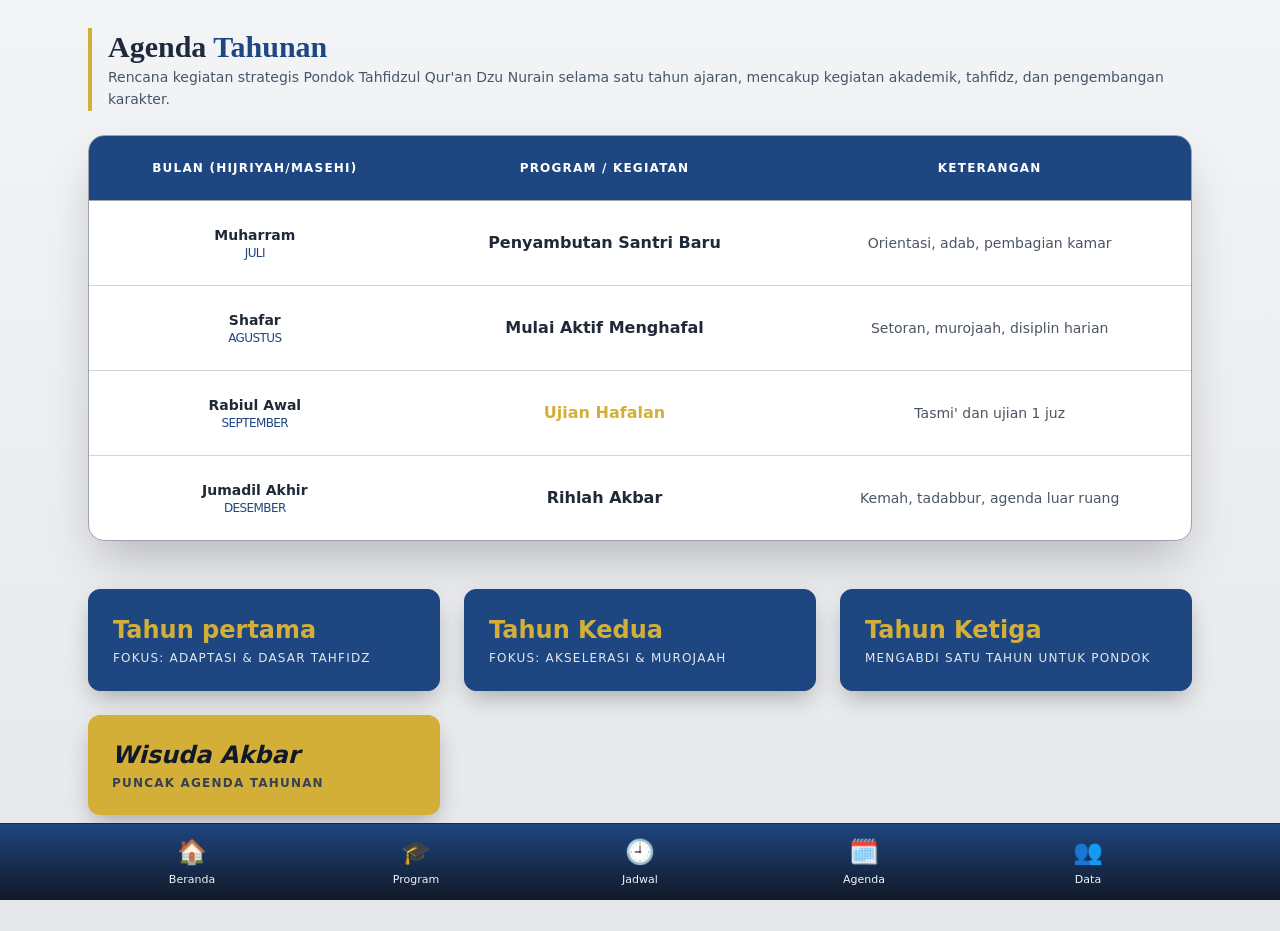
<file: agenda.html>
<!DOCTYPE html>
<html lang="id">
    <head>
        <meta charset="UTF-8">
        <meta name="viewport" content="width=device-width, initial-scale=1.0">
        <link rel="stylesheet" href="styles.css">
        <title>Agenda Tahunan - PTQ Dzu Nurain</title>
        <style>
            .card-glow {
                    box-shadow: 0 10px 25px -5px rgba(0, 0, 0, 0.3);
                    cursor: pointer;
                }

                .card-glow:hover {
                    transform: scale(1.05) translateY(-4px);
                    box-shadow: 0 20px 30px -5px rgba(0, 0, 0, 0.5), 0 0 15px rgba(204, 222, 10, 0.676);
                }

                /* Transisi teks */
                .text-title, .text-sub {
                    transition: text-shadow 0.3s ease;
                }

                /* Teks menyala saat kartu di-hover */
                .card-glow:hover .text-title {
                    text-shadow: 0 0 20px #e7bb29, 0 0 30px #ffcd2a;
                }

                .card-glow:hover .text-sub {
                    text-shadow: 0 0 8px rgba(255, 255, 255, 0.8);
                }
            @keyframes slideFromLine {
                0% {
                    opacity: 0;
                    transform: translateX(-100%);
                }
                100% {
                    opacity: 1;
                    transform: translateX(0);
                }
            }

            .animate-text-reveal {
                animation: slideFromLine 2s cubic-bezier(0.16, 1, 0.3, 1) forwards;
            }
        </style>
    </head>

    <body class="bg-gradient-to-b from-gray-100 to-gray-200 text-gray-800 pb-28">

        <main class="max-w-6xl mx-auto py-1 px-6">
            

            <nav class="fixed bottom-0 left-0 right-0 z-50 bg-gradient-to-b from-[#1e4680] to-[#111827] text-gray-100 border-t border-gray-800">
                <div class="max-w-6xl mx-auto px-4 flex justify-between items-center">
                    <a href="index.html" class="flex-1 text-center flex flex-col items-center justify-center py-3">
                        <span class="text-2xl">🏠</span>
                        <span class="text-[11px] mt-1">Beranda</span>
                    </a>

                    <a href="program.html" class="flex-1 text-center flex flex-col items-center justify-center py-3">
                        <span class="text-2xl">🎓</span>
                        <span class="text-[11px] mt-1">Program</span>
                    </a>

                    <a href="jadwal.html" class="flex-1 text-center flex flex-col items-center justify-center py-3">
                        <span class="text-2xl">🕘</span>
                        <span class="text-[11px] mt-1">Jadwal</span>
                    </a>

                    <a href="agenda.html" class="flex-1 text-center flex flex-col items-center justify-center py-3">
                        <span class="text-2xl">🗓️</span>
                        <span class="text-[11px] mt-1">Agenda</span>
                    </a>

                    <a href="data_santri.html" class="flex-1 text-center flex flex-col items-center justify-center py-3">
                        <span class="text-2xl">👥</span>
                        <span class="text-[11px] mt-1">Data</span>
                    </a>
                </div>
            </nav>
            <!-- hearder -->
            <div class="border-l-4 border-[#D4AF37] pl-4 my-6 overflow-hidden">
                <div class="animate-text-reveal">
                    <h1 class="text-2xl sm:text-3xl lg:text-4xl font-bold font-serif text-slate-800 leading-tight">
                        Agenda <span class="text-[#1e4680]">Tahunan</span>
                    </h1>
                    <p class="text-xs sm:text-sm lg:text-base text-slate-600 mt-1.5 sm:mt-2 max-w-2xl leading-relaxed">
                        Rencana kegiatan strategis Pondok Tahfidzul Qur'an Dzu Nurain selama satu tahun ajaran, mencakup kegiatan akademik, tahfidz, dan pengembangan karakter.
                    </p>
                </div>
            </div>
            <div
                class="bg-white rounded-2xl overflow-hidden border border-gray-400 shadow-2xl">
                <div class="overflow-x-auto">
                    <table class="w-full text-left border-collapse">
                        <thead>
                            <tr class="bg-[#1e4680] border-b border-gray-400">
                                <th class="p-6 text-white uppercase text-xs tracking-widest font-bold text-center">Bulan (Hijriyah/Masehi)</th>
                                <th class="p-6 text-white uppercase text-xs tracking-widest font-bold text-center">Program / Kegiatan</th>
                                <th class="p-6 text-white uppercase text-xs tracking-widest font-bold text-center">Keterangan</th>
                            </tr>
                        </thead>
                        <tbody class="divide-y divide-gray-300 text-center">
                            <tr class="hover:bg-gray-50 transition duration-300">
                                <td class="p-6">
                                    <div class="text-sm font-bold text-gray-800 text-center">Muharram</div>
                                    <div class="text-xs text-[#1e4680] uppercase tracking-tighter text-center">Juli</div>
                                </td>
                                <td class="p-6">
                                    <div class="text-gray-800 font-semibold">Penyambutan Santri Baru</div>
                                </td>
                                <td class="p-6 text-sm text-gray-600">Orientasi, adab, pembagian kamar</td>
                            </tr>
                            <tr class="hover:bg-gray-50 transition duration-300">
                                <td class="p-6">
                                    <div class="text-sm font-bold text-gray-800 text-center">Shafar</div>
                                    <div class="text-xs text-[#1e4680] uppercase tracking-tighter text-center">Agustus</div>
                                </td>
                                <td class="p-6 text-gray-800 font-semibold">Mulai Aktif Menghafal</td>
                                <td class="p-6 text-sm text-gray-600">Setoran, murojaah, disiplin harian</td>
                            </tr>
                            <tr class="hover:bg-gray-50 transition duration-300">
                                <td class="p-6">
                                    <div class="text-sm font-bold text-gray-800 text-center">Rabiul Awal</div>
                                    <div class="text-xs text-[#1e4680] uppercase tracking-tighter text-center">September</div>
                                </td>
                                <td class="p-6 text-gray-800 font-semibold text-[#D4AF37]">Ujian Hafalan</td>
                                <td class="p-6 text-sm text-gray-600">Tasmi' dan ujian 1 juz</td>
                            </tr>
                            <tr class="hover:bg-gray-50 transition duration-300">
                                <td class="p-6">
                                    <div class="text-sm font-bold text-gray-800 text-center">Jumadil Akhir</div>
                                    <div class="text-xs text-[#1e4680] uppercase tracking-tighter text-center">Desember</div>
                                </td>
                                <td class="p-6 text-gray-800 font-semibold">Rihlah Akbar</td>
                                <td class="p-6 text-sm text-gray-600">Kemah, tadabbur, agenda luar ruang</td>
                            </tr>
                        </tbody>
                    </table>
                </div>
            </div>

            <div class="mt-12 grid grid-cols-1 md:grid-cols-3 gap-6">
                <div class="p-6 bg-[#1e4680] border border-[#1e4680] rounded-xl text-white card-glow transition-all duration-300">
                    <div class="text-[#D4AF37] font-bold text-2xl mb-1">Tahun pertama</div>
                    <p class="text-gray-200 text-xs uppercase tracking-widest">Fokus: Adaptasi & Dasar Tahfidz</p>
                </div>
                <div class="p-6 bg-[#1e4680] border border-[#1e4680] rounded-xl text-white card-glow transition-all duration-300">
                    <div class="text-[#D4AF37] font-bold text-2xl mb-1">Tahun Kedua</div>
                    <p class="text-gray-200 text-xs uppercase tracking-widest">Fokus: Akselerasi & Murojaah</p>
                </div>
                <div class="p-6 bg-[#1e4680] border border-[#1e4680] rounded-xl text-white card-glow transition-all duration-300">
                    <div class="text-[#D4AF37] font-bold text-2xl mb-1">Tahun Ketiga</div>
                    <p class="text-gray-200 text-xs uppercase tracking-widest">Mengabdi Satu tahun untuk Pondok</p>
                </div>
                <div class="p-6 bg-[#D4AF37] rounded-xl text-gray-900 card-glow transition-all duration-300">
                    <div class="font-bold text-2xl mb-1 italic">Wisuda Akbar</div>
                    <p class="text-gray-700 text-xs uppercase font-bold tracking-widest">Puncak Agenda Tahunan</p>
                </div>
            </div>
        </main>
    </body>
</html>
</file>
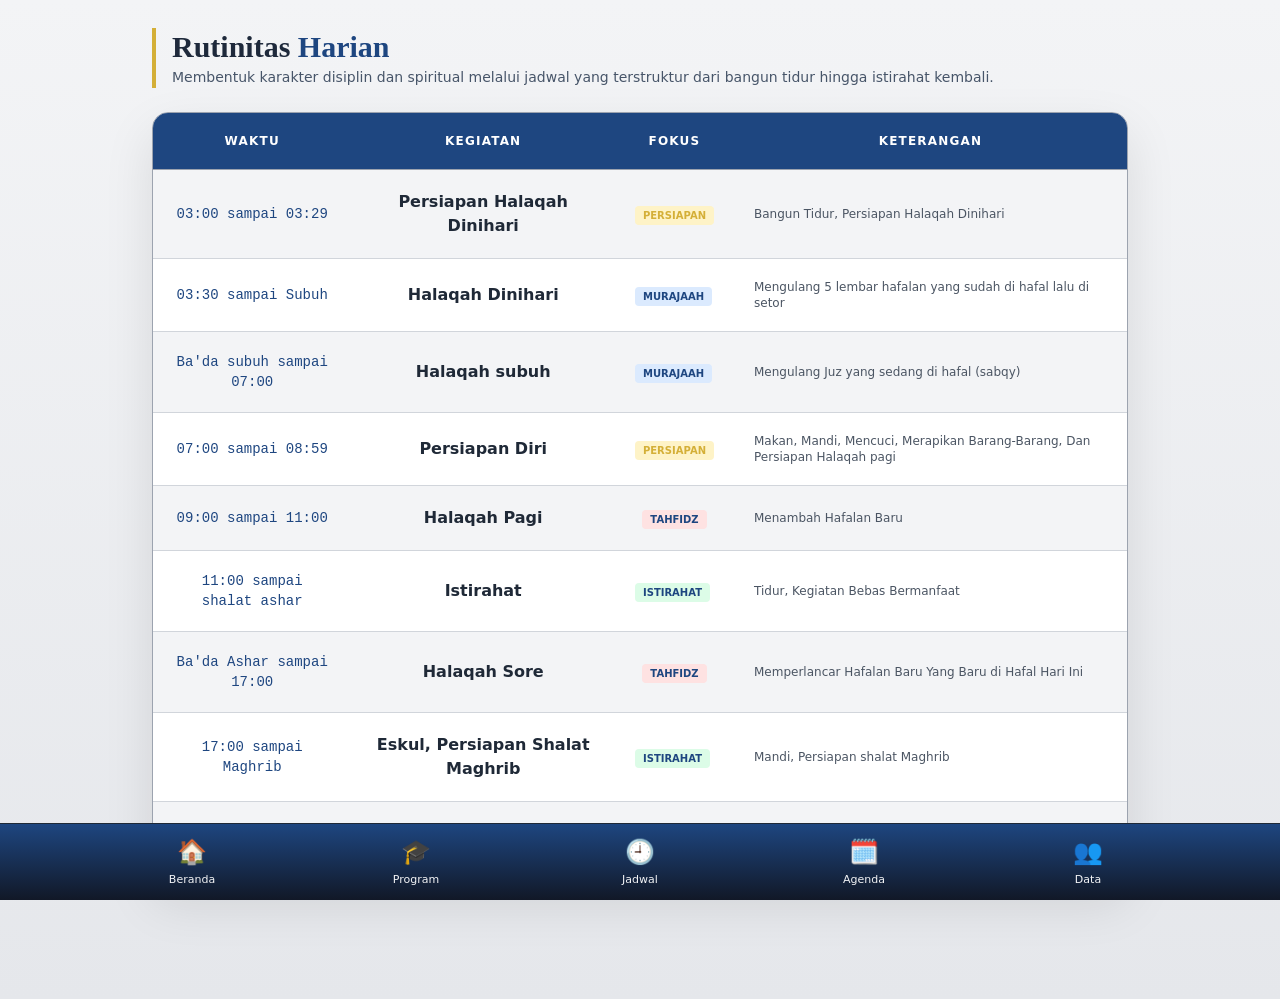
<file: jadwal.html>
<!DOCTYPE html>
<html lang="id">
    <head>
        <meta charset="UTF-8">
        <meta name="viewport" content="width=device-width, initial-scale=1.0">
        <link rel="stylesheet" href="styles.css">
        <title>Jadwal Harian - PTQ Dzu Nurain</title>
        <style>
        @keyframes slideFromLine {
            0% {
                opacity: 0;
                transform: translateX(-100%);
            }
            100% {
                opacity: 1;
                transform: translateX(0);
            }
        }

        .animate-text-reveal {
            animation: slideFromLine 2s cubic-bezier(0.16, 1, 0.3, 1) forwards;
        }
        </style>
    </head>

    <body class="bg-gradient-to-b from-gray-100 to-gray-200 text-gray-800 pb-28">

        <main class="max-w-5xl mx-auto py-1 px-6">
            <nav class="fixed bottom-0 left-0 right-0 z-50 bg-gradient-to-b from-[#1e4680] to-[#111827] text-gray-100 border-t border-gray-800">
                <div class="max-w-6xl mx-auto px-4 flex justify-between items-center">
                    <a href="index.html" class="flex-1 text-center flex flex-col items-center justify-center py-3">
                        <span class="text-2xl">🏠</span>
                        <span class="text-[11px] mt-1">Beranda</span>
                    </a>

                    <a href="program.html" class="flex-1 text-center flex flex-col items-center justify-center py-3">
                        <span class="text-2xl">🎓</span>
                        <span class="text-[11px] mt-1">Program</span>
                    </a>

                    <a href="jadwal.html" class="flex-1 text-center flex flex-col items-center justify-center py-3">
                        <span class="text-2xl">🕘</span>
                        <span class="text-[11px] mt-1">Jadwal</span>
                    </a>

                    <a href="agenda.html" class="flex-1 text-center flex flex-col items-center justify-center py-3">
                        <span class="text-2xl">🗓️</span>
                        <span class="text-[11px] mt-1">Agenda</span>
                    </a>

                    <a href="data_santri.html" class="flex-1 text-center flex flex-col items-center justify-center py-3">
                        <span class="text-2xl">👥</span>
                        <span class="text-[11px] mt-1">Data</span>
                    </a>
                </div>
            </nav>
            <div class="border-l-4 border-[#D4AF37] pl-4 my-6 overflow-hidden">
                <div class="animate-text-reveal">
                    <h1 class="text-2xl sm:text-3xl lg:text-4xl font-bold font-serif text-slate-800 leading-tight">
                        Rutinitas <span class="text-[#1e4680]">Harian</span>
                    </h1>
                    <p class="text-xs sm:text-sm lg:text-base text-slate-600 mt-1.5 sm:mt-2 max-w-2xl leading-relaxed">
                        Membentuk karakter disiplin dan spiritual melalui jadwal yang terstruktur dari bangun tidur hingga istirahat kembali.
                    </p>
                </div>
            </div>
            <div class="bg-white rounded-2xl overflow-hidden border border-gray-400 shadow-[0_20px_50px_rgba(0,0,0,0.1)]">
                <div class="overflow-x-auto">
                    <table class="w-full text-left border-collapse">
                        <thead>
                            <tr class="bg-[#1e4680] border-b border-gray-400">
                                <th class="p-5 text-white uppercase text-xs tracking-widest font-bold text-center">Waktu</th>
                                <th class="p-5 text-white uppercase text-xs tracking-widest font-bold text-center">Kegiatan</th>
                                <th class="p-5 text-white uppercase text-xs tracking-widest font-bold text-center">Fokus</th>
                                <th class="p-5 text-white uppercase text-xs tracking-widest font-bold text-center">Keterangan</th>
                            </tr>
                        </thead>
                        <tbody class="divide-y divide-gray-300">
                            <tr class="hover:bg-gray-50 transition bg-gray-100">
                                <td class="p-5 text-sm font-mono text-[#1e4680] text-center">03:00 sampai 03:29</td>
                                <td class="p-5 font-semibold text-gray-800 text-center">Persiapan Halaqah Dinihari</td>
                                <td class="p-5"><span
                                        class="bg-amber-100 text-[#D4AF37] text-[10px] px-2 py-1 rounded uppercase font-bold">PERSIAPAN</span>
                                </td>
                                <td class="p-5 text-xs text-gray-600">Bangun Tidur, Persiapan Halaqah Dinihari</td>
                            </tr>
                            <tr class="hover:bg-gray-50 transition">
                                <td class="p-5 text-sm font-mono text-[#1e4680] text-center">03:30 sampai Subuh</td>
                                <td class="p-5 font-semibold text-gray-800 text-center">Halaqah Dinihari</td>
                                <td class="p-5"><span
                                        class="bg-blue-100 text-[#1e4680] text-[10px] px-2 py-1 rounded uppercase font-bold">MURAJAAH</span>
                                </td>
                                <td class="p-5 text-xs text-gray-600">Mengulang 5 lembar hafalan yang sudah di hafal lalu di setor</td>
                            </tr>
                            <tr class="hover:bg-gray-50 transition bg-gray-100">
                                <td class="p-5 text-sm font-mono text-[#1e4680] text-center"> Ba'da subuh sampai 07:00</td>
                                <td class="p-5 font-semibold text-gray-800 text-center">Halaqah subuh</td>
                                <td class="p-5"><span
                                        class="bg-blue-100 text-[#1e4680] text-[10px] px-2 py-1 rounded uppercase font-bold">Murajaah</span>
                                </td>
                                <td class="p-5 text-xs text-gray-600">Mengulang Juz yang sedang di hafal (sabqy)</td>
                            </tr>
                            <tr class="hover:bg-gray-50 transition">
                                <td class="p-5 text-sm font-mono text-[#1e4680] text-center"> 07:00 sampai 08:59</td>
                                <td class="p-5 font-semibold text-gray-800 text-center">Persiapan Diri</td>
                                <td class="p-5"><span
                                        class="bg-amber-100 text-[#D4AF37] text-[10px] px-2 py-1 rounded uppercase font-bold">Persiapan</span>
                                </td>
                                <td class="p-5 text-xs text-gray-600">Makan, Mandi, Mencuci, Merapikan Barang-Barang, Dan Persiapan Halaqah pagi</td>
                            </tr>
                            <tr class="hover:bg-gray-50 transition bg-gray-100">
                                <td class="p-5 text-sm font-mono text-[#1e4680] text-center">09:00 sampai 11:00</td>
                                <td class="p-5 font-semibold text-gray-800 text-center">Halaqah Pagi</td>
                                <td class="p-5 text-center"><span
                                        class="bg-red-100 text-[#1e4680] text-[10px] px-2 py-1 rounded uppercase font-bold">Tahfidz</span>
                                </td>
                                <td class="p-5 text-xs text-gray-600">Menambah Hafalan Baru</td>
                            </tr>
                            <tr class="hover:bg-gray-50 transition">
                                <td class="p-5 text-sm font-mono text-[#1e4680] text-center">11:00 sampai shalat ashar</td>
                                <td class="p-5 font-semibold text-gray-800 text-center">Istirahat</td>
                                <td class="p-5"><span
                                        class="bg-green-100 text-[#1e4680] text-[10px] px-2 py-1 rounded uppercase font-bold">Istirahat</span>
                                </td>
                                <td class="p-5 text-xs text-gray-600">Tidur, Kegiatan Bebas Bermanfaat</td>
                            </tr>
                            <tr class="hover:bg-gray-50 transition bg-gray-100">
                                <td class="p-5 text-sm font-mono text-[#1e4680] text-center">Ba'da Ashar sampai 17:00</td>
                                <td class="p-5 font-semibold text-gray-800 text-center">Halaqah Sore</td>
                                <td class="p-5  text-center"><span
                                        class="bg-red-100 text-[#1e4680] text-[10px] px-2 py-1 rounded uppercase font-bold">Tahfidz</span>
                                </td>
                                <td class="p-5 text-xs text-gray-600">Memperlancar Hafalan Baru Yang Baru di Hafal Hari Ini</td>
                            </tr>
                            <tr class="hover:bg-gray-50 transition">
                                <td class="p-5 text-sm font-mono text-[#1e4680] text-center">17:00 sampai Maghrib</td>
                                <td class="p-5 font-semibold text-gray-800 text-center">Eskul, Persiapan Shalat Maghrib</td>
                                <td class="p-5"><span
                                        class="bg-green-100 text-[#1e4680] text-[10px] px-2 py-1 rounded uppercase font-bold">Istirahat</span>
                                </td>
                                <td class="p-5 text-xs text-gray-600">Mandi, Persiapan shalat Maghrib</td>
                            </tr>
                            <tr class="hover:bg-gray-50 transition bg-gray-100">
                                <td class="p-5 text-sm font-mono text-[#1e4680] text-center">Ba'da Isya sampai 20:00</td>
                                <td class="p-5 font-semibold text-gray-800 text-center">Halaqah Malam</td>
                                <td class="p-5"><span
                                        class="bg-amber-100 text-[#D4AF37] text-[10px] px-2 py-1 rounded uppercase font-bold">Murajaah</span>
                                </td>
                                <td class="p-5 text-xs text-gray-600">Mempersiapkan setoran untuk Halaqah dinihari</td>
                            </tr>
                        </tbody>
                    </table>
                </div>
            </div>
        </main>
    </body>
</html>
</file>
<file: styles.css>
/* Shared standalone utility styles for this project. */
*,::before,::after{box-sizing:border-box;border-width:0;border-style:solid}html{line-height:1.5;-webkit-text-size-adjust:100%;font-family:ui-sans-serif,system-ui,sans-serif}body{margin:0;line-height:inherit}h1,h2,h3,p{margin:0}img,svg{display:block;vertical-align:middle}img{max-width:100%;height:auto}button,input,select{font:inherit;color:inherit;margin:0}button{cursor:pointer}a{color:inherit;text-decoration:inherit}table{text-indent:0;border-color:inherit;border-collapse:collapse}
.absolute{position:absolute}.relative{position:relative}.fixed{position:fixed}.inset-0{inset:0}.bottom-0{bottom:0}.left-0{left:0}.right-0{right:0}.z-50{z-index:50}.float-right{float:right}
.container{width:100%}
.flex{display:flex}.inline-flex{display:inline-flex}.inline-block{display:inline-block}.grid{display:grid}.hidden{display:none}.flex-1{flex:1 1 0%}.flex-col{flex-direction:column}.flex-wrap{flex-wrap:wrap}.items-center{align-items:center}.items-start{align-items:flex-start}.justify-center{justify-content:center}.justify-start{justify-content:flex-start}.justify-between{justify-content:space-between}.grid-cols-1{grid-template-columns:repeat(1,minmax(0,1fr))}
.w-full{width:100%}.w-1{width:.25rem}.w-2{width:.5rem}.w-3{width:.75rem}.w-7{width:1.75rem}.w-20{width:5rem}.w-24{width:6rem}.w-80{width:20rem}.h-full{height:100%}.h-fit{height:fit-content}.h-1{height:.25rem}.h-1\.5{height:.375rem}.h-2{height:.5rem}.h-3{height:.75rem}.h-7{height:1.75rem}.h-16{height:4rem}.h-24{height:6rem}.h-56{height:14rem}.h-64{height:16rem}.h-\[500\%\]{height:500%}.min-h-screen{min-height:100vh}.min-w-full{min-width:100%}.max-h-\[65vh\]{max-height:65vh}.max-w-sm{max-width:24rem}.max-w-md{max-width:28rem}.max-w-3xl{max-width:48rem}.max-w-5xl{max-width:64rem}.max-w-6xl{max-width:72rem}.max-w-7xl{max-width:80rem}.mx-auto{margin-left:auto;margin-right:auto}
.m-0{margin:0}.my-2{margin-top:.5rem;margin-bottom:.5rem}.my-6{margin-top:1.5rem;margin-bottom:1.5rem}.my-8{margin-top:2rem;margin-bottom:2rem}.mt-1{margin-top:.25rem}.mt-2{margin-top:.5rem}.mt-3{margin-top:.75rem}.mt-4{margin-top:1rem}.mt-6{margin-top:1.5rem}.mt-12{margin-top:3rem}.mb-1{margin-bottom:.25rem}.mb-2{margin-bottom:.5rem}.mb-3{margin-bottom:.75rem}.mb-6{margin-bottom:1.5rem}.mb-8{margin-bottom:2rem}.mb-12{margin-bottom:3rem}.mb-16{margin-bottom:4rem}.ml-8{margin-left:2rem}.p-2{padding:.5rem}.p-4{padding:1rem}.p-5{padding:1.25rem}.p-6{padding:1.5rem}.p-8{padding:2rem}.px-2{padding-left:.5rem;padding-right:.5rem}.px-2\.5{padding-left:.625rem;padding-right:.625rem}.px-3{padding-left:.75rem;padding-right:.75rem}.px-4{padding-left:1rem;padding-right:1rem}.px-5{padding-left:1.25rem;padding-right:1.25rem}.px-6{padding-left:1.5rem;padding-right:1.5rem}.px-12{padding-left:3rem;padding-right:3rem}.py-1{padding-top:.25rem;padding-bottom:.25rem}.py-2{padding-top:.5rem;padding-bottom:.5rem}.py-3{padding-top:.75rem;padding-bottom:.75rem}.py-4{padding-top:1rem;padding-bottom:1rem}.py-6{padding-top:1.5rem;padding-bottom:1.5rem}.py-8{padding-top:2rem;padding-bottom:2rem}.py-9{padding-top:2.25rem;padding-bottom:2.25rem}.pt-6{padding-top:1.5rem}.pt-8{padding-top:2rem}.pt-16{padding-top:4rem}.pb-8{padding-bottom:2rem}.pb-28{padding-bottom:7rem}.pl-4{padding-left:1rem}
.gap-1\.5{gap:.375rem}.gap-2{gap:.5rem}.gap-3{gap:.75rem}.gap-4{gap:1rem}.gap-6{gap:1.5rem}.gap-8{gap:2rem}.space-x-6>:not([hidden])~:not([hidden]){margin-left:1.5rem}.space-y-4>:not([hidden])~:not([hidden]){margin-top:1rem}.space-y-6>:not([hidden])~:not([hidden]){margin-top:1.5rem}
.overflow-hidden{overflow:hidden}.overflow-x-hidden{overflow-x:hidden}.overflow-x-auto{overflow-x:auto}.overflow-y-auto{overflow-y:auto}.object-cover{object-fit:cover}.object-contain{object-fit:contain}.border-collapse{border-collapse:collapse}.table-auto{table-layout:auto}.cursor-pointer{cursor:pointer}
.rounded-none{border-radius:0}.rounded-sm{border-radius:.125rem}.rounded{border-radius:.25rem}.rounded-md{border-radius:.375rem}.rounded-lg{border-radius:.5rem}.rounded-xl{border-radius:.75rem}.rounded-2xl{border-radius:1rem}.rounded-3xl{border-radius:1.5rem}.rounded-full{border-radius:9999px}.border{border-width:1px}.border-2{border-width:2px}.border-t{border-top-width:1px}.border-t-4{border-top-width:4px}.border-b{border-bottom-width:1px}.border-b-4{border-bottom-width:4px}.border-l-4{border-left-width:4px}.border-dashed{border-style:dashed}.divide-y>:not([hidden])~:not([hidden]){border-top-width:1px}
.border-gray-200{border-color:#e5e7eb}.border-gray-300,.divide-gray-300>:not([hidden])~:not([hidden]){border-color:#d1d5db}.border-gray-400{border-color:#9ca3af}.border-gray-600{border-color:#4b5563}.border-gray-800{border-color:#1f2937}.border-slate-600{border-color:#475569}.border-slate-700{border-color:#334155}.border-slate-200\/80{border-color:#e2e8f0cc}.border-white\/20{border-color:#fff3}.border-\[\#163c6b\]{border-color:#163c6b}.border-\[\#1e4680\]{border-color:#1e4680}.border-\[\#1e4680\]\/20{border-color:#1e468033}.border-\[\#D4AF37\]{border-color:#d4af37}.border-\[\#D4AF37\]\/30{border-color:#d4af374d}
.bg-white{background-color:#fff}.bg-gray-50{background-color:#f9fafb}.bg-gray-100{background-color:#f3f4f6}.bg-blue-100{background-color:#dbeafe}.bg-blue-900{background-color:#1e3a8a}.bg-amber-100{background-color:#fef3c7}.bg-green-100{background-color:#dcfce7}.bg-red-100{background-color:#fee2e2}.bg-red-600{background-color:#dc2626}.bg-slate-600{background-color:#475569}.bg-slate-700{background-color:#334155}.bg-slate-900{background-color:#0f172a}.bg-slate-950{background-color:#020617}.bg-slate-950\/80{background-color:#020617cc}.bg-\[\#1e4680\]{background-color:#1e4680}.bg-\[\#1e4680\]\/10{background-color:#1e46801a}.bg-\[\#D4AF37\]{background-color:#d4af37}.bg-\[\#D4AF37\]\/20{background-color:#d4af3733}.bg-gradient-to-b{background-image:linear-gradient(to bottom,var(--tw-gradient-stops))}.bg-gradient-to-t{background-image:linear-gradient(to top,var(--tw-gradient-stops))}.bg-gradient-to-r{background-image:linear-gradient(to right,var(--tw-gradient-stops))}.bg-gradient-to-l{background-image:linear-gradient(to left,var(--tw-gradient-stops))}.from-gray-50{--tw-gradient-from:#f9fafb;--tw-gradient-stops:var(--tw-gradient-from),var(--tw-gradient-to,#f9fafb00)}.from-gray-100{--tw-gradient-from:#f3f4f6;--tw-gradient-stops:var(--tw-gradient-from),var(--tw-gradient-to,#f3f4f600)}.from-gray-400{--tw-gradient-from:#9ca3af;--tw-gradient-stops:var(--tw-gradient-from),var(--tw-gradient-to,#9ca3af00)}.from-transparent{--tw-gradient-from:transparent;--tw-gradient-stops:var(--tw-gradient-from),var(--tw-gradient-to,#0000)}.from-black\/70{--tw-gradient-from:#000000b3;--tw-gradient-stops:var(--tw-gradient-from),var(--tw-gradient-to,#00000000)}.from-\[\#1e4680\]{--tw-gradient-from:#1e4680;--tw-gradient-stops:var(--tw-gradient-from),var(--tw-gradient-to,#1e468000)}.via-gray-200{--tw-gradient-stops:var(--tw-gradient-from),#e5e7eb,var(--tw-gradient-to,#e5e7eb00)}.via-black\/20{--tw-gradient-stops:var(--tw-gradient-from),#0003,var(--tw-gradient-to,#0000)}.to-gray-200{--tw-gradient-to:#e5e7eb}.to-gray-300{--tw-gradient-to:#d1d5db}.to-gray-500{--tw-gradient-to:#6b7280}.to-white{--tw-gradient-to:#fff}.to-transparent{--tw-gradient-to:transparent}.to-\[\#111827\]{--tw-gradient-to:#111827}.to-\[\#2a5ba8\]{--tw-gradient-to:#2a5ba8}.to-\[\#D4AF37\]{--tw-gradient-to:#d4af37}
.text-left{text-align:left}.text-center{text-align:center}.text-right{text-align:right}.text-justify{text-align:justify}.text-xs{font-size:.75rem;line-height:1rem}.text-sm{font-size:.875rem;line-height:1.25rem}.text-base{font-size:1rem;line-height:1.5rem}.text-lg{font-size:1.125rem;line-height:1.75rem}.text-2xl{font-size:1.5rem;line-height:2rem}.text-3xl{font-size:1.875rem;line-height:2.25rem}.text-4xl{font-size:2.25rem;line-height:2.5rem}.text-\[10px\]{font-size:10px}.text-\[11px\]{font-size:11px}.font-sans{font-family:ui-sans-serif,system-ui,sans-serif}.font-serif{font-family:ui-serif,Georgia,serif}.font-mono{font-family:ui-monospace,SFMono-Regular,monospace}.font-\[\'Amiri\'\]{font-family:Amiri}.font-\[\'Montserrat\'\]{font-family:Montserrat}.font-medium{font-weight:500}.font-semibold{font-weight:600}.font-bold{font-weight:700}.font-extrabold{font-weight:800}.font-black{font-weight:900}.italic{font-style:italic}.uppercase{text-transform:uppercase}.leading-none{line-height:1}.leading-tight{line-height:1.25}.leading-relaxed{line-height:1.625}.tracking-tight{letter-spacing:-.025em}.tracking-tighter{letter-spacing:-.05em}.tracking-wide{letter-spacing:.025em}.tracking-wider{letter-spacing:.05em}.tracking-widest{letter-spacing:.1em}.tracking-\[0\.15em\]{letter-spacing:.15em}.tracking-\[0\.2em\]{letter-spacing:.2em}.text-white{color:#fff}.text-gray-100{color:#f3f4f6}.text-gray-200{color:#e5e7eb}.text-gray-500{color:#6b7280}.text-gray-600{color:#4b5563}.text-gray-700{color:#374151}.text-gray-800{color:#1f2937}.text-gray-900{color:#111827}.text-slate-100{color:#f1f5f9}.text-slate-300{color:#cbd5e1}.text-slate-400{color:#94a3b8}.text-slate-500{color:#64748b}.text-slate-600{color:#475569}.text-slate-700{color:#334155}.text-slate-800{color:#1e293b}.text-\[\#1e4680\]{color:#1e4680}.text-\[\#2a5ba8\]{color:#2a5ba8}.text-\[\#D4AF37\]{color:#d4af37}.fill-current{fill:currentColor}
.opacity-90{opacity:.9}.opacity-100{opacity:1}.transform{transform:translate(var(--tw-translate-x,0),var(--tw-translate-y,0)) rotate(var(--tw-rotate,0)) scaleX(var(--tw-scale-x,1)) scaleY(var(--tw-scale-y,1))}.translate-y-0{--tw-translate-y:0}.blur-lg{filter:blur(16px)}.drop-shadow-sm{filter:drop-shadow(0 1px 1px rgb(0 0 0/.05))}.drop-shadow-md{filter:drop-shadow(0 4px 3px rgb(0 0 0/.07))}.shadow-sm{box-shadow:0 1px 2px 0 rgb(0 0 0/.05)}.shadow-lg{box-shadow:0 10px 15px -3px rgb(0 0 0/.1),0 4px 6px -4px rgb(0 0 0/.1)}.shadow-xl{box-shadow:0 20px 25px -5px rgb(0 0 0/.1),0 8px 10px -6px rgb(0 0 0/.1)}.shadow-2xl{box-shadow:0 25px 50px -12px rgb(0 0 0/.25)}.shadow-inner{box-shadow:inset 0 2px 4px 0 rgb(0 0 0/.05)}.shadow-red-500\/10{--tw-shadow-color:#ef44441a}.shadow-slate-900\/10{--tw-shadow-color:#0f172a1a}.shadow-\[0_20px_50px_rgba\(0\,0\,0\,0\.1\)\]{box-shadow:0 20px 50px rgba(0,0,0,.1)}.ring-1{box-shadow:0 0 0 1px var(--tw-ring-color,currentColor)}.ring-slate-200\/10{--tw-ring-color:#e2e8f01a}.transition{transition-property:color,background-color,border-color,opacity,transform,filter;transition-duration:.15s}.transition-all{transition-property:all;transition-duration:.15s}.duration-200{transition-duration:.2s}.duration-300{transition-duration:.3s}.duration-500{transition-duration:.5s}.duration-700{transition-duration:.7s}.ease-out{transition-timing-function:cubic-bezier(0,0,.2,1)}
.hover\:text-\[\#D4AF37\]:hover{color:#d4af37}.hover\:bg-gray-50:hover{background-color:#f9fafb}.hover\:bg-gray-100:hover{background-color:#f3f4f6}.hover\:bg-red-700:hover{background-color:#b91c1c}.hover\:bg-slate-800:hover{background-color:#1e293b}.hover\:bg-\[\#163c6b\]:hover{background-color:#163c6b}.hover\:border-\[\#D4AF37\]:hover{border-color:#d4af37}.hover\:from-\[\#163c6b\]:hover{--tw-gradient-from:#163c6b;--tw-gradient-stops:var(--tw-gradient-from),var(--tw-gradient-to,#163c6b00)}.hover\:to-\[\#234f91\]:hover{--tw-gradient-to:#234f91}.focus\:outline-none:focus{outline:2px solid transparent;outline-offset:2px}.focus\:border-\[\#1e4680\]:focus{border-color:#1e4680}.group:hover .group-hover\:scale-110{--tw-scale-x:1.1;--tw-scale-y:1.1}.group:hover .group-hover\:brightness-110{filter:brightness(1.1)}
@keyframes pulse{50%{opacity:.5}}.animate-pulse{animation:pulse 2s cubic-bezier(.4,0,.6,1) infinite}@keyframes text-reveal{from{opacity:0;transform:translateY(20px)}to{opacity:1;transform:translateY(0)}}.animate-text-reveal{animation:text-reveal .8s ease-out both}
@media(min-width:640px){.sm\:flex-row{flex-direction:row}.sm\:gap-2{gap:.5rem}.sm\:h-3\.5{height:.875rem}.sm\:h-32{height:8rem}.sm\:h-64{height:16rem}.sm\:w-3\.5{width:.875rem}.sm\:w-32{width:8rem}.sm\:max-w-lg{max-width:32rem}.sm\:mt-4{margin-top:1rem}.sm\:mb-3{margin-bottom:.75rem}.sm\:mb-4{margin-bottom:1rem}.sm\:p-3{padding:.75rem}.sm\:px-3\.5{padding-left:.875rem;padding-right:.875rem}.sm\:px-6{padding-left:1.5rem;padding-right:1.5rem}.sm\:py-1\.5{padding-top:.375rem;padding-bottom:.375rem}.sm\:pl-6{padding-left:1.5rem}.sm\:text-xs{font-size:.75rem}.sm\:text-sm{font-size:.875rem}.sm\:text-lg{font-size:1.125rem}.sm\:text-3xl{font-size:1.875rem}.sm\:text-4xl{font-size:2.25rem}.sm\:leading-snug{line-height:1.375}.sm\:tracking-widest{letter-spacing:.1em}.sm\:tracking-\[0\.2em\]{letter-spacing:.2em}}
@media(min-width:768px){.md\:flex-row{flex-direction:row}.md\:grid-cols-3{grid-template-columns:repeat(3,minmax(0,1fr))}.md\:items-center{align-items:center}.md\:justify-between{justify-content:space-between}.md\:float-right{float:right}.md\:w-1\/2{width:50%}.md\:w-40{width:10rem}.md\:h-40{height:10rem}.md\:h-72{height:18rem}.md\:max-w-2xl{max-width:42rem}.md\:ml-8{margin-left:2rem}.md\:mb-0{margin-bottom:0}.md\:p-4{padding:1rem}.md\:pt-12{padding-top:3rem}.md\:pb-14{padding-bottom:3.5rem}.md\:text-left{text-align:left}.md\:text-sm{font-size:.875rem}.md\:text-xl{font-size:1.25rem}.md\:text-4xl{font-size:2.25rem}.md\:blur-xl{filter:blur(24px)}}@media(min-width:1024px){.lg\:h-80{height:20rem}.lg\:px-12{padding-left:3rem;padding-right:3rem}.lg\:text-5xl{font-size:3rem}}
</file>
